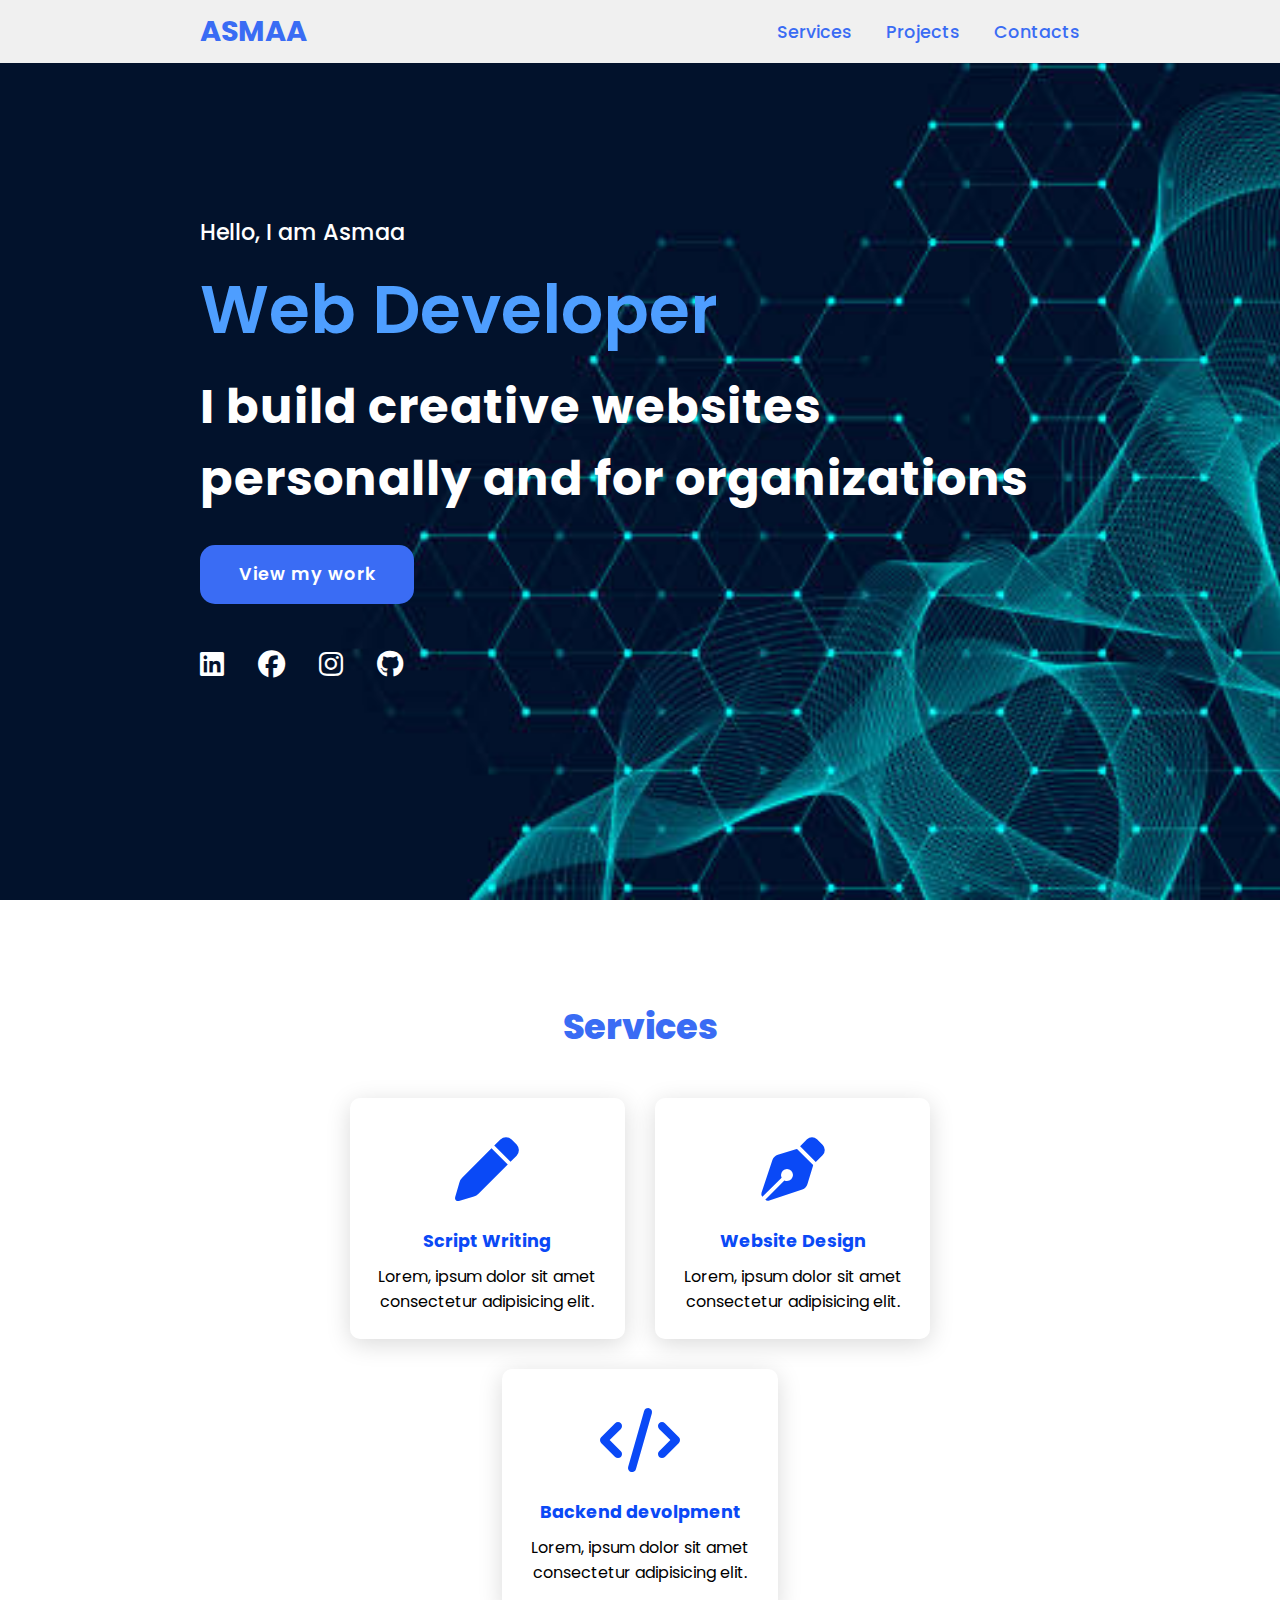
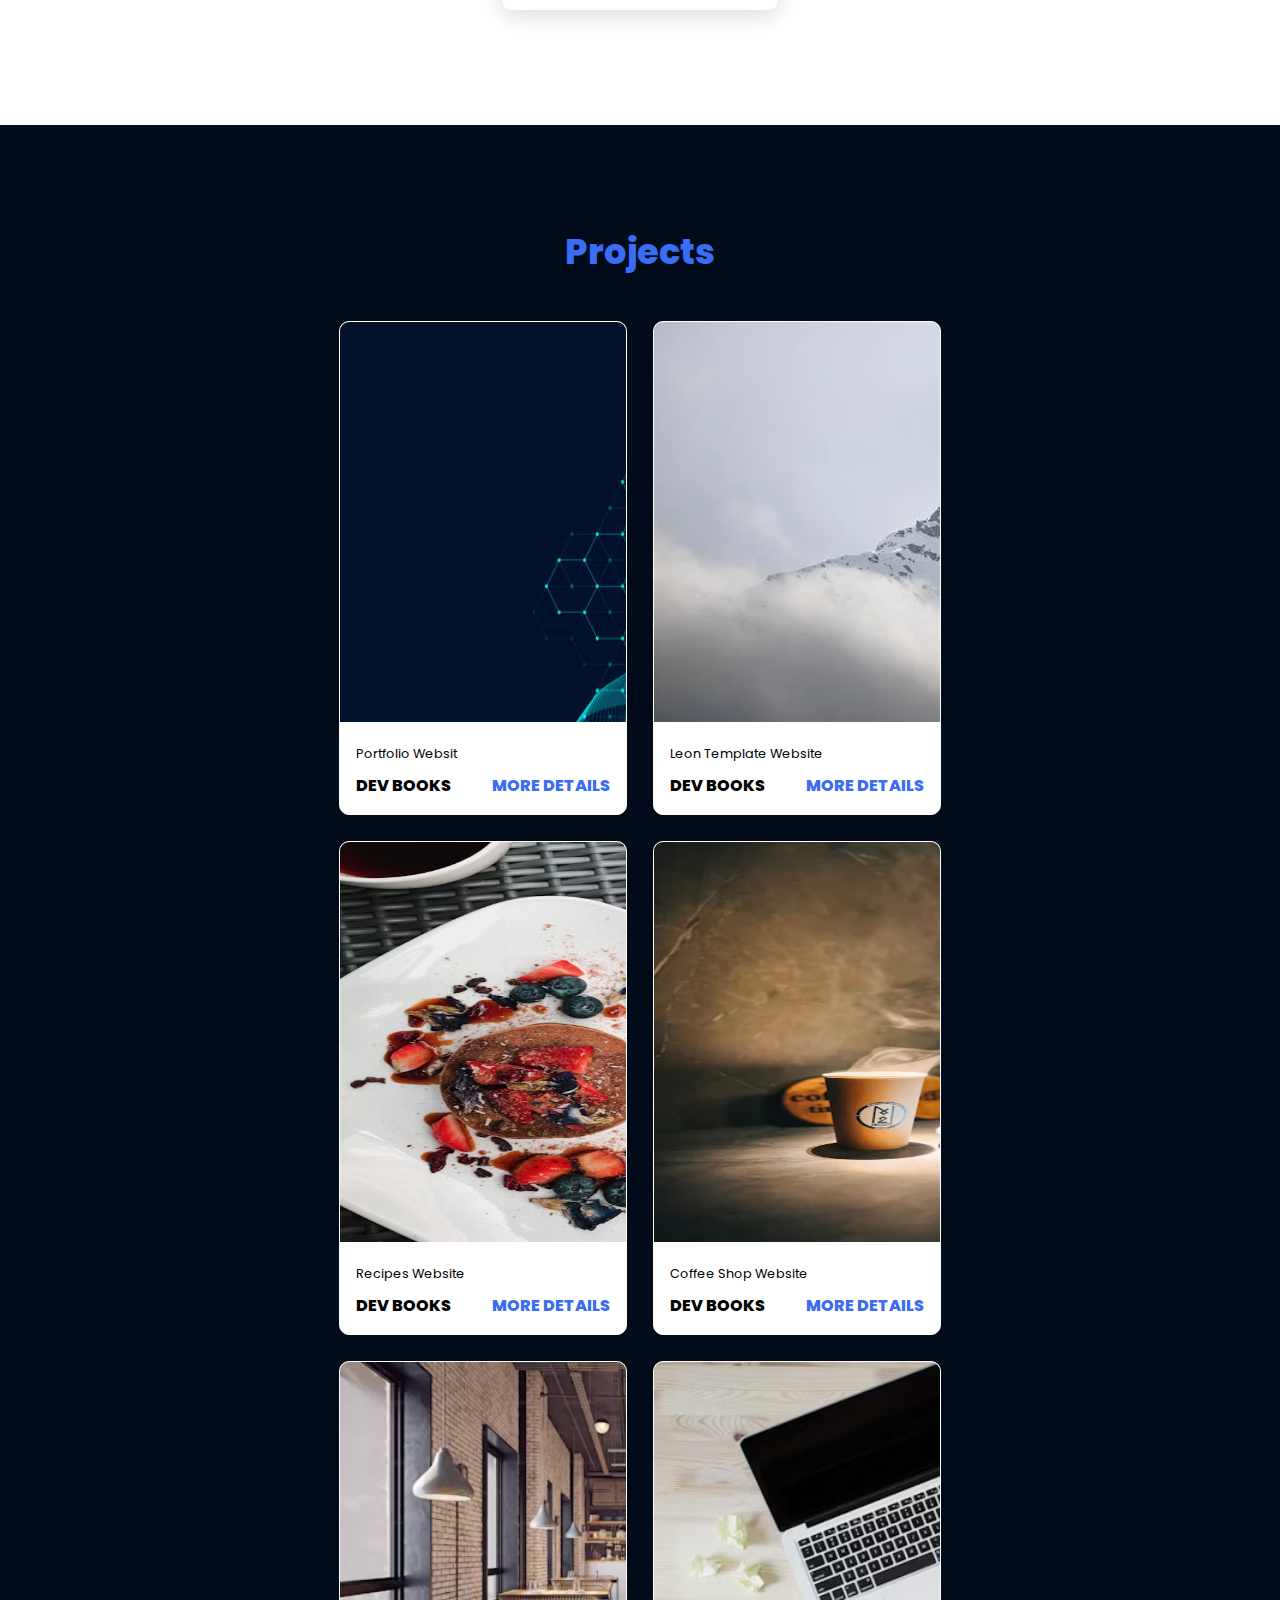
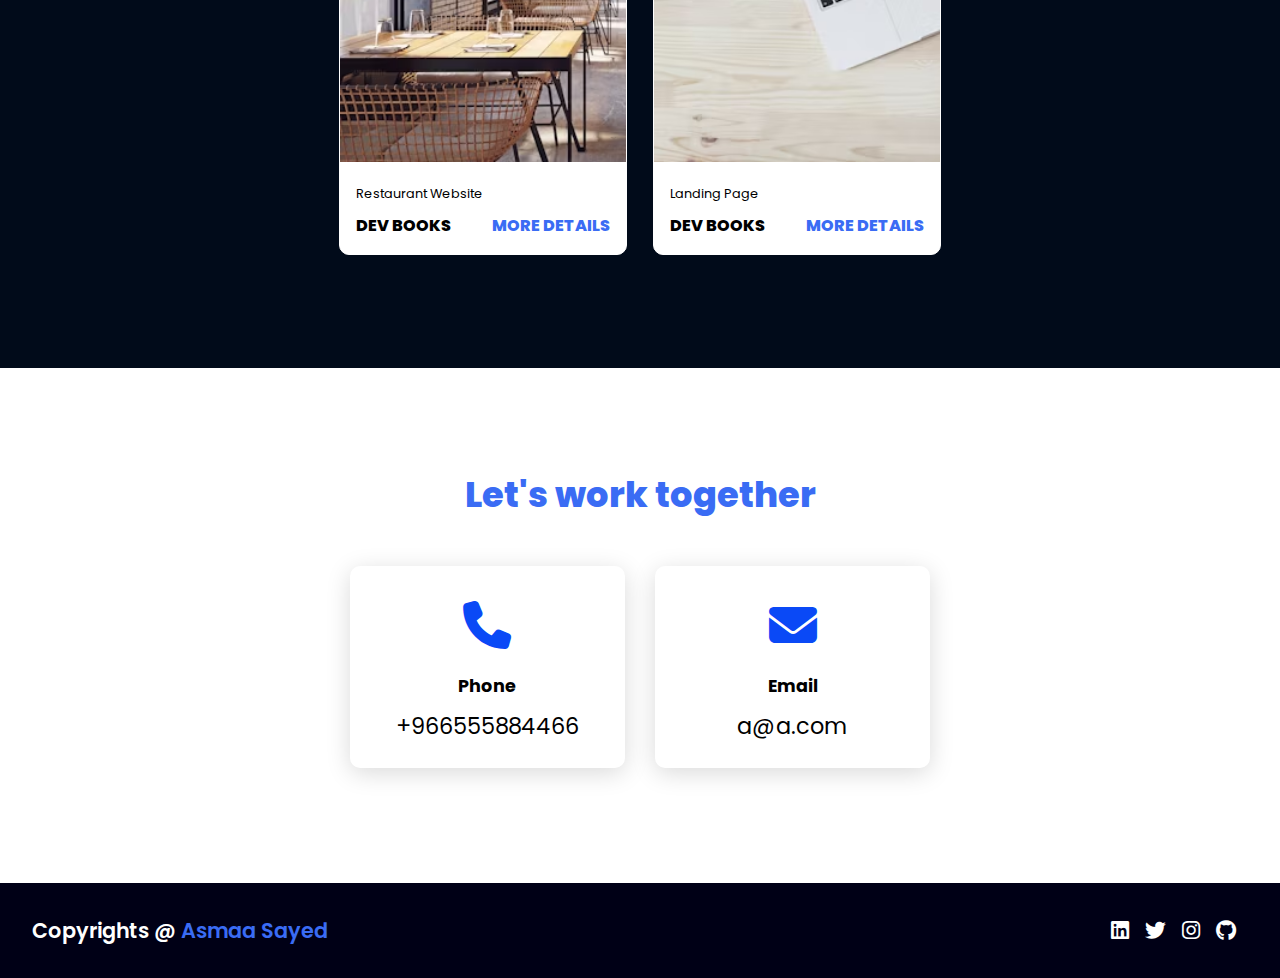
<file: index.html>
<!DOCTYPE html>
<html lang="en">
<head>
    <meta charset="UTF-8">
    <meta name="viewport" content="width=device-width, initial-scale=1.0">
    <link rel="stylesheet" href="https://cdnjs.cloudflare.com/ajax/libs/font-awesome/6.6.0/css/all.min.css">
    <link rel="stylesheet" href="style.css">
    <title>Asmaa Sayed</title>
</head>
<body>
    <header>
        <a href="#" class="logo">ASMAA</a>
        <nav class="navigation">
            <a href="#services">Services</a>
            <a href="#projects">Projects</a>
            <a href="#contacts">Contacts</a>
        </nav>
    </header>

    <section class="main">
        <div>
            <h2>Hello, I am Asmaa<br><span>Web Developer</span></h2>
            <h3>I build creative websites personally and for organizations</h3>
            <a href="#projects" class="main-btn">View my work</a>
            <div class="social-icons">
                <a href="#"><i class="fa-brands fa-linkedin"></i></a>
                <a href="#"><i class="fa-brands fa-facebook"></i></a>
                <a href="#"><i class="fa-brands fa-instagram"></i></a>
                <a href="#"><i class="fa-brands fa-github"></i></a>

            </div>
        </div>

    </section>

    <section class="cards" id="services">
        <h2 class="title">Services</h2>
        <div class="content">
            <div class="card">
                <div class="icon">
                    <i class="fa-solid fa-pen"></i>
                </div>
                <div class="info">
                    <h3>Script Writing</h3>
                    <p>Lorem, ipsum dolor sit amet consectetur adipisicing elit. </p>
                </div>
            </div>
            <div class="card">
                <div class="icon">
                    <i class="fa-solid fa-pen-nib"></i>
                </div>
                <div class="info">
                    <h3>Website Design</h3>
                    <p>Lorem, ipsum dolor sit amet consectetur adipisicing elit. </p>
                </div>
            </div>
            <div class="card">
                <div class="icon">
                    <i class="fa-solid fa-code"></i>
                </div>
                <div class="info">
                    <h3>Backend devolpment</h3>
                    <p>Lorem, ipsum dolor sit amet consectetur adipisicing elit. </p>
                </div>
            </div>
        </div>
    </section>

    <section class="projects" id="projects">
        <h2 class="title">Projects</h2>
        <div class="content">
            <div class="project-card">
                <div class="project-imgs">
                    <img src="imgs/istockphoto-1432955867-612x612.jpg" width="600px" height="400px"/>
                </div>
                <div class="project-info">
                    <p class="projetc-category">Portfolio Websit</p>
                    <strong class="project-title">
                        <span>Dev Books</span>
                        <a href="#" class="more-details">More Details</a>
                    </strong>
                </div> 
            </div>
            <div class="project-card">
                <div class="project-imgs">
                    <img src="imgs/mounti3.webp"/>
                </div>
                <div class="project-info">
                    <p class="projetc-category">Leon Template Website</p>
                    <strong class="project-title">
                        <span>Dev Books</span>
                        <a href="#" class="more-details">More Details</a>
                    </strong>
                </div> 
            </div>
            <div class="project-card">
                <div class="project-imgs">
                    <img src="imgs/recipe.avif" width="600px" height="400px"/>
                </div>
                <div class="project-info">
                    <p class="projetc-category">Recipes Website</p>
                    <strong class="project-title">
                        <span>Dev Books</span>
                        <a href="#" class="more-details">More Details</a>
                    </strong>
                </div> 
            </div>
            <div class="project-card">
                <div class="project-imgs">
                    <img src="imgs/coffee.avif" width="600px" height="400px"/>
                </div>
                <div class="project-info">
                    <p class="projetc-category">Coffee Shop Website</p>
                    <strong class="project-title">
                        <span>Dev Books</span>
                        <a href="#" class="more-details">More Details</a>
                    </strong>
                </div> 
            </div>
            <div class="project-card">
                <div class="project-imgs">
                    <img src="imgs/restau.avif" width="600px" height="400px"/>
                </div>
                <div class="project-info">
                    <p class="projetc-category">Restaurant Website</p>
                    <strong class="project-title">
                        <span>Dev Books</span>
                        <a href="#" class="more-details">More Details</a>
                    </strong>
                </div> 
            </div>
            <div class="project-card">
                <div class="project-imgs">
                    <img src="imgs/land.avif" width="600px" height="400px"/>
                </div>
                <div class="project-info">
                    <p class="projetc-category">Landing Page</p>
                    <strong class="project-title">
                        <span>Dev Books</span>
                        <a href="#" class="more-details">More Details</a>
                    </strong>
                </div> 
            </div>
            

        </div>

    </section>
    <section class="cards contact" id="contacts">
        <h2 class="title">Let's work together</h2>
        <div class="content">
            <div class="card">
                <div class="icon">
                    <i class="fa-solid fa-phone"></i>
                </div>
                <div class="info">
                    <h3>Phone</h3>
                    <p>+966555884466 </p>
                </div>
            </div>
            <div class="card">
                <div class="icon">
                    <i class="fa-solid fa-envelope"></i>
                </div>
                <div class="info">
                    <h3>Email</h3>
                    <p>a@a.com </p>
                </div>
            </div>
        </div>
    </section>

    <footer class="footer">
        <p class="footer-title">Copyrights @ <span>Asmaa Sayed</span></p>
        <div class="social-icons">
            <a href="#"><i class="fab fa-linkedin"></i></a>
            <a href="#"><i class="fab fa-twitter"></i></a>
            <a href="#"><i class="fab fa-instagram"></i></a>
            <a href="#"><i class="fab fa-github"></i></a>
        </div>
    </footer>
    
</body>
</html>
</file>
<file: style.css>
@import url('https://fonts.googleapis.com/css2?family=Poppins:ital,wght@0,100;0,200;0,300;0,400;0,500;0,600;0,700;0,800;0,900;1,100;1,200;1,300;1,400;1,500;1,600;1,700;1,800;1,900&display=swap');

*{
    font-family: "Poppins", sans-serif;
    margin: 0;
    padding: 0;
    box-sizing: border-box;
    scroll-behavior: smooth;
}   

header{
    background-color: #f0f0f0;
    width:100%;
    position: fixed;
    z-index: 999;
    display: flex;
    justify-content: space-between;
    align-items: center;
    padding: 10px 200px;
}

.logo{
    text-decoration: none;
    color: #3a6cf4;
    text-transform: uppercase;
    font-weight: 700;
    font-size: 1.8em;
}

.navigation a{
    text-decoration: none;
    color: #3a6cf4;
    font-weight: 500;
    font-size: 1.1em;
    padding-left: 30px;
}

.navigation a:hover{
    color:#601cfc;
}

section{
    padding: 100px 200px;
}

.main{
    width: 100%;
    min-height: 100vh;
    display:flex;
    align-items: center;
    background: url(imgs/istockphoto-1432955867-612x612.jpg) no-repeat;
    background-size: cover;
    background-position: center;
    background-attachment: fixed;
}

.main h2{
    color: #fff;
    font-size: 1.4em;
    font-weight: 500;
}

.main h2 span{
    display: inline-block;
    margin-top: 10px;
    color:#4e9eff;
    font-size: 3em;
    font-weight: 600;
}

.main h3{
    color: #fff;
    font-size: 3em;
    font-weight: 700;
    letter-spacing: 1px;
    margin-top: 10px;
    margin-bottom: 30px;
}

.main-btn{
    color:#fff;
    background-color: #3a6cf4;
    text-decoration: none;
    font-size: 1.1em;
    font-weight: 600;
    display: inline-block;
    padding: 0.9375em 2.1875em;
    letter-spacing: 1px;
    border-radius: 15px;
    margin-bottom: 40px;
    transition: 0.7s ease;
}

.main-btn:hover{
    background-color: #0a49f6;
    transform: scale(1.1);
}

.social-icons a{
    color:#fff;
    font-size: 1.7em;
    padding-right: 30px;
}

.title{
    display: flex;
    justify-content: center;
    color:#3a6cf4;
    font-size: 2.2em;
    font-weight: 800;
    margin-bottom: 30px;
}

.content{
    display: flex;
    justify-content: center;
    flex-direction: row;
    flex-wrap: wrap;
}

.card{
    background-color: #fff;
    width: 17.2em;
    box-shadow: 0 5px 25px rgba(1 1 1 /15%);
    border-radius: 10px;
    padding: 25px;
    margin: 15px;
    transition: 0.7s ease;

}

.card:hover{
    transform: scale(1.1);
}

.icon{
    color: #0a49f6;
    font-size: 4em;
    text-align: center;
}

.info{
    text-align: center;
}

.info h3{
    color: #0a49f6;
    font-size: 1.1em;
    font-weight: 700;
    margin: 10px;
}

.projects{
    background-color: #010b1a;
}

.projects .content{
    margin-top: 30px;
}

.project-card{
    background-color: #fff;
    border:1px solid #fff;
    min-height: 10em;
    width: 18em;
    overflow: hidden;
    border-radius: 10px;
    margin: 13px;
    transition: 0.7s ease;
}

.project-card:hover{
    transform: scale(1.1);
}

.project-card:hover .project-imgs{
    opacity: 0.9;
}

.project-imgs{
    width: 100%;
}

.project-info{
    padding: 1em;
}

.projetc-category{
    font-size: 0.8em;
    color:#000;
}

.project-title{
    display: flex;
    justify-content: space-between;
    text-transform: uppercase;
    font-weight: 800;
    margin-top: 10px;
}

.more-details{
    text-decoration: none;
    color: #3a6cf4;

}

.more-details:hover{
    color:#601cfc
}

.contact .icon{
    font-size: 3em;
}

.contact .info h3 {
    color: #000;
}

.contact .info p {
    font-size: 1.4em;
}

.footer {
    background-color: #000016;
    color: #fff;
    padding: 2em;
    display: flex;
    justify-content: space-between;
}

.footer-title {
    font-size: 1.3em;
    font-weight: 600;
}

.footer-title span {
    color: #3a6cf4;
}

.footer .social-icons a{
    font-size: 1.3em;
    padding: 0 12px 0 0;
}

@media (max-width:1023px){
    header{
        padding: 12px 20px;
    }

    .navigation a{
        padding-left: 10px;
    }

    .title{
        font-size: 1.8em;
    }

    section{
        padding: 80px 20px;
    }

    .main-content h2{
        font-size: 1em;
    }

    .main-content h3{
        font-size: 1.6em;
    }

    .content{
        flex-direction: column;
        align-items: center;
    }

}

@media (max-width:641px){
    body{
        font-size: 12px;
    }

    .main-content h2{
        font-size: 0.8em;
    }

    .main-content h3{
        font-size: 1.4em;
    }
}

@media (max-width:300px){
    body{
        font-size: 10px;
     
    }
}
</file>
